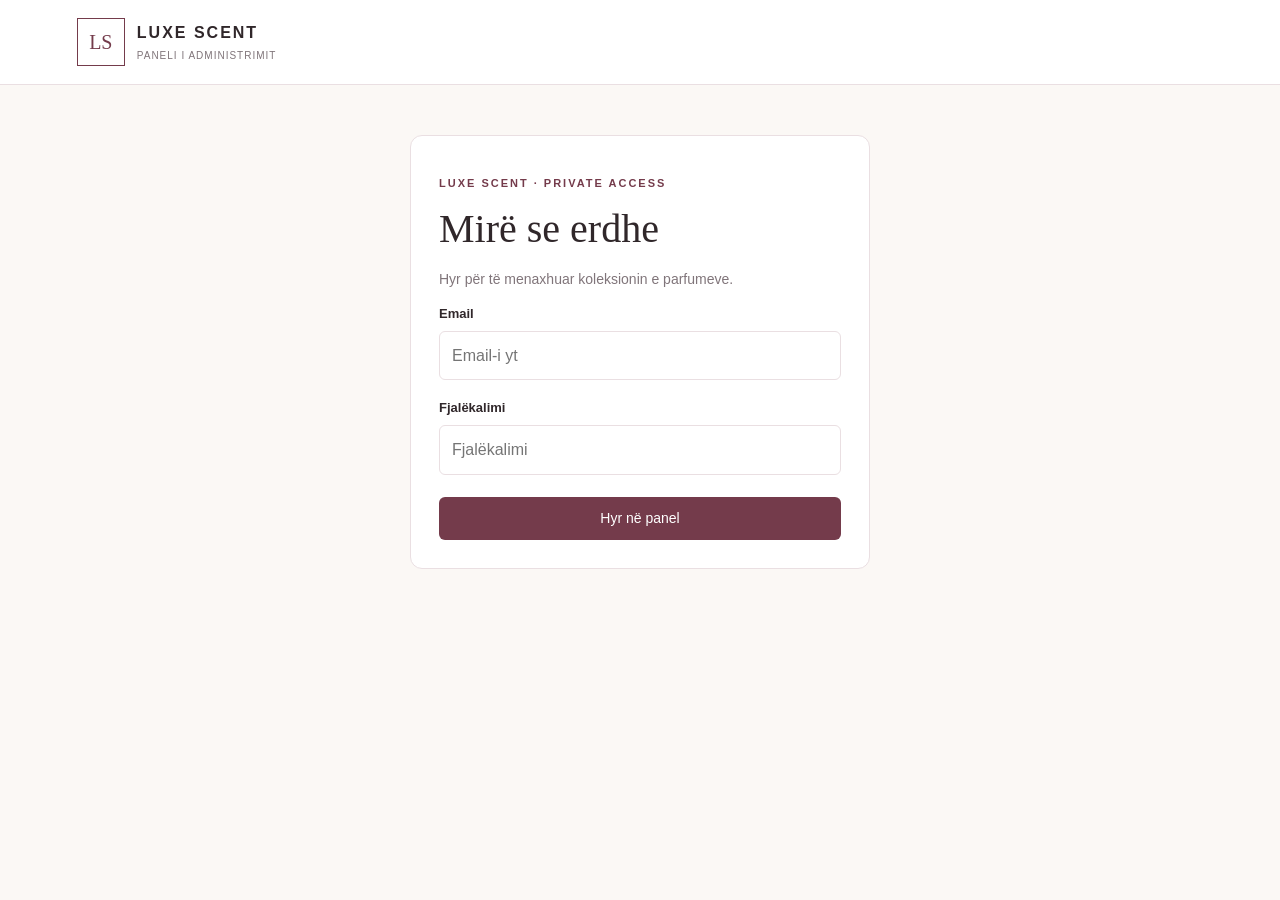
<file: admin.html>
<!DOCTYPE html>
<html lang="sq">
<head>
  <meta charset="UTF-8">
  <meta name="viewport" content="width=device-width, initial-scale=1.0">
  <title>Administrimi | Luxe Scent</title>
  <link rel="stylesheet" href="admin.css">
</head>
<body>
  <header class="admin-header">
    <a class="brand" href="index.html">
      <span class="brand-mark">LS</span>
      <span>
        <strong>LUXE SCENT</strong>
        <small>PANELI I ADMINISTRIMIT</small>
      </span>
    </a>
  </header>

  <main class="admin-container">
    <section id="login-section" class="panel login-panel">
      <p class="eyebrow">LUXE SCENT · PRIVATE ACCESS</p>
      <h1>Mirë se erdhe</h1>
      <p class="muted">Hyr për të menaxhuar koleksionin e parfumeve.</p>

      <form id="login-form">
        <label for="email">Email</label>
        <input id="email" type="email" autocomplete="username"
          placeholder="Email-i yt" required>

        <label for="password">Fjalëkalimi</label>
        <input id="password" type="password"
          autocomplete="current-password"
          placeholder="Fjalëkalimi" required>

        <button type="submit" class="primary-button">Hyr në panel</button>
        <p id="login-message" class="message" role="status"></p>
      </form>
    </section>

    <section id="dashboard-section" hidden>
      <div class="dashboard-heading">
        <div>
          <p class="eyebrow">LUXE SCENT</p>
          <h1>Menaxhimi i produkteve</h1>
          <p id="signed-in-user" class="muted"></p>
        </div>
        <button id="logout-button" class="secondary-button" type="button">
          Dil nga llogaria
        </button>
      </div>

      <section class="panel">
        <h2 id="form-title">Shto parfum të ri</h2>

        <form id="product-form">
          <input id="product-id" type="hidden">

          <div class="form-grid">
            <div>
              <label for="name">Emri i parfumit *</label>
              <input id="name" required maxlength="150"
                placeholder="P.sh. 9 PM ELIXIR">
            </div>

            <div>
              <label for="brand">Marka</label>
              <input id="brand" placeholder="P.sh. Afnan">
            </div>

            <div>
              <label for="category">Kategoria *</label>
              <select id="category" required>
                <option value="FEMRA">Për femra</option>
                <option value="MESHKUJ">Për meshkuj</option>
                <option value="UNISEX">Unisex</option>
              </select>
            </div>

            <div>
              <label for="price">Çmimi në lekë *</label>
              <input id="price" type="number" min="0" step="1" required>
            </div>

            <div>
              <label for="size">Madhësia</label>
              <input id="size" value="100 ml">
            </div>

            <div>
              <label for="stock">Stoku</label>
              <input id="stock" type="number" min="0" step="1" value="0">
            </div>
          </div>

          <div class="field">
            <label for="description">Përshkrimi</label>
            <textarea id="description" rows="3"
              placeholder="Përshkruaj aromën..."></textarea>
          </div>

          <div class="form-grid">
            <div>
              <label for="top-notes">Notat e sipërme</label>
              <input id="top-notes" placeholder="P.sh. agrume">
            </div>
            <div>
              <label for="heart-notes">Notat e zemrës</label>
              <input id="heart-notes" placeholder="P.sh. lule">
            </div>
            <div>
              <label for="base-notes">Notat bazë</label>
              <input id="base-notes" placeholder="P.sh. vanilje">
            </div>
          </div>

          <div class="field">
            <label for="image">Fotografia e parfumit</label>
            <input id="image" type="file" accept="image/*">
            <small class="muted">Mund të zgjedhësh një foto nga kompjuteri ose telefoni.</small>
            <img id="image-preview" alt="Parapamje e fotos" hidden>
          </div>

          <label class="checkbox-label">
            <input id="is-active" type="checkbox" checked>
            Produkti të jetë aktiv në faqe
          </label>

          <div class="button-row">
            <button id="save-product-button" type="submit"
              class="primary-button">Ruaj produktin</button>
            <button id="cancel-edit-button" type="button"
              class="secondary-button" hidden>Anulo ndryshimet</button>
          </div>

          <p id="product-message" class="message" role="status"></p>
        </form>
      </section>

      <section class="panel">
        <div class="list-heading">
          <h2>Produktet e ruajtura</h2>
          <button id="refresh-button" class="secondary-button" type="button">
            Rifresko
          </button>
        </div>
        <div id="products-list">
          <p class="muted">Produktet do të shfaqen këtu pasi të lidhemi me Supabase.</p>
        </div>
      </section>
    </section>
  </main>

  <script type="module" src="admin.js"></script>
</body>
</html>
</file>
<file: admin.css>
:root {
  --wine: #743b4b;
  --wine-dark: #512633;
  --cream: #fbf8f5;
  --white: #ffffff;
  --text: #30272a;
  --muted: #80757a;
  --border: #eadfe2;
  --success: #24764c;
  --error: #b42318;
}

* {
  box-sizing: border-box;
}

body {
  margin: 0;
  background: var(--cream);
  color: var(--text);
  font-family: Arial, Helvetica, sans-serif;
  line-height: 1.6;
}

.admin-header {
  background: var(--white);
  border-bottom: 1px solid var(--border);
  padding: 18px 6%;
}

.brand {
  display: inline-flex;
  align-items: center;
  gap: 12px;
  color: var(--text);
  text-decoration: none;
}

.brand-mark {
  display: grid;
  place-items: center;
  width: 48px;
  height: 48px;
  border: 1px solid var(--wine);
  color: var(--wine);
  font-family: Georgia, serif;
  font-size: 20px;
}

.brand strong,
.brand small {
  display: block;
  letter-spacing: 2px;
}

.brand small {
  margin-top: 3px;
  color: var(--muted);
  font-size: 10px;
  letter-spacing: 1px;
}

.admin-container {
  width: min(100% - 32px, 1000px);
  margin: 42px auto;
}

.panel {
  margin-bottom: 24px;
  padding: 28px;
  background: var(--white);
  border: 1px solid var(--border);
  border-radius: 12px;
}

.login-panel {
  max-width: 460px;
  margin: 50px auto;
}

h1,
h2 {
  font-family: Georgia, "Times New Roman", serif;
  font-weight: 500;
  line-height: 1.25;
}

h1 {
  margin: 5px 0 10px;
  font-size: clamp(28px, 5vw, 40px);
}

h2 {
  margin-top: 0;
  font-size: 25px;
}

.eyebrow {
  color: var(--wine);
  font-size: 11px;
  font-weight: 700;
  letter-spacing: 2px;
}

.muted {
  color: var(--muted);
  font-size: 14px;
}

label {
  display: block;
  margin-bottom: 6px;
  font-size: 13px;
  font-weight: 600;
}

input,
select,
textarea {
  width: 100%;
  min-height: 44px;
  margin-bottom: 18px;
  padding: 11px 12px;
  border: 1px solid var(--border);
  border-radius: 6px;
  background: white;
  color: var(--text);
  font: inherit;
}

textarea {
  resize: vertical;
}

input:focus,
select:focus,
textarea:focus {
  outline: 2px solid #d8b8c1;
  border-color: var(--wine);
}

button {
  min-height: 43px;
  padding: 10px 17px;
  border: 0;
  border-radius: 6px;
  font: inherit;
  font-size: 14px;
  cursor: pointer;
}

button:disabled {
  opacity: 0.6;
  cursor: wait;
}

.primary-button {
  background: var(--wine);
  color: white;
}

.primary-button:hover {
  background: var(--wine-dark);
}

.secondary-button {
  background: #f4ecef;
  color: var(--wine-dark);
}

#login-form .primary-button {
  width: 100%;
  margin-top: 4px;
}

.dashboard-heading,
.list-heading,
.button-row {
  display: flex;
  align-items: center;
  justify-content: space-between;
  gap: 12px;
}

.form-grid {
  display: grid;
  grid-template-columns: repeat(2, minmax(0, 1fr));
  gap: 0 18px;
}

.field {
  margin-bottom: 10px;
}

.field input[type="file"] {
  padding: 8px;
}

#image-preview {
  display: block;
  width: min(100%, 220px);
  max-height: 260px;
  margin: 12px 0;
  object-fit: contain;
  border-radius: 8px;
  background: var(--cream);
}

.checkbox-label {
  display: flex;
  align-items: center;
  gap: 10px;
  margin: 8px 0 22px;
}

.checkbox-label input {
  width: 18px;
  min-height: 18px;
  margin: 0;
}

.message {
  min-height: 22px;
  font-size: 14px;
}

.message:empty {
  display: none;
}

.message.error {
  color: var(--error);
}

.message.success {
  color: var(--success);
}

.product-row {
  display: flex;
  align-items: center;
  gap: 15px;
  padding: 15px 0;
  border-top: 1px solid var(--border);
}

.product-row img {
  width: 70px;
  height: 80px;
  object-fit: contain;
  background: var(--cream);
  border-radius: 6px;
}

.product-row-info {
  flex: 1;
  min-width: 0;
}

.product-row-info strong,
.product-row-info small {
  display: block;
  overflow-wrap: anywhere;
}

.product-actions {
  display: flex;
  gap: 8px;
  flex-wrap: wrap;
}

[hidden] {
  display: none !important;
}

@media (max-width: 600px) {
  .admin-container {
    width: min(100% - 20px, 1000px);
    margin: 22px auto;
  }

  .panel {
    padding: 19px;
  }

  .form-grid {
    grid-template-columns: 1fr;
  }

  .dashboard-heading,
  .list-heading {
    align-items: flex-start;
  }

  .dashboard-heading {
    flex-direction: column;
    margin-bottom: 20px;
  }

  .product-row {
    align-items: flex-start;
    flex-wrap: wrap;
  }

  .product-row-info {
    min-width: calc(100% - 100px);
  }

  .product-actions {
    width: 100%;
  }
}
</file>
